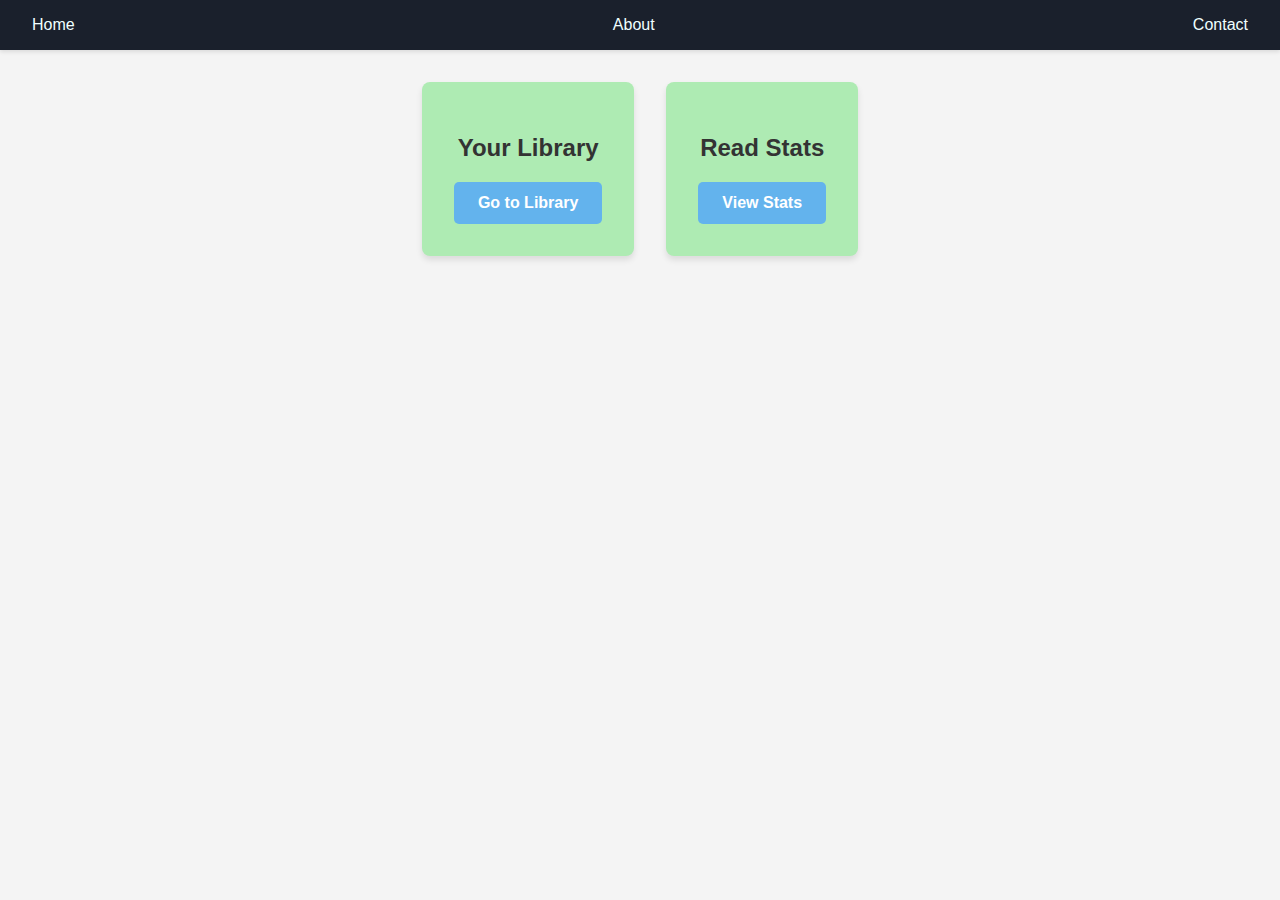
<file: bookTracker/index.html>
<!DOCTYPE html>
<html lang="en">
<head>
    <meta charset="UTF-8">
    <meta name="viewport" content="width=device-width, initial-scale=1.0">
    <title>Books & Stuff</title>
    <link rel="stylesheet" href="style.css">
</head>
<body>
    <div class="home-container">
        <nav class="navbar">
            <a class="nav-links" href="index.html">Home</a>
            <a class="nav-links" href="about.html">About</a>
            <a class="nav-links" href="contact.html">Contact</a>
        </nav>
        <section class="feature-cards">
        <div class="card">
            <h2>Your Library</h2>
            <a href="library.html" class="button">Go to Library</a>
        </div>

        <div class="card">
            <h2>Read Stats</h2>
            <a href="stats.html" class="button">View Stats</a>
        </div>
    </section>
    </div>
</body>
</html>
</file>
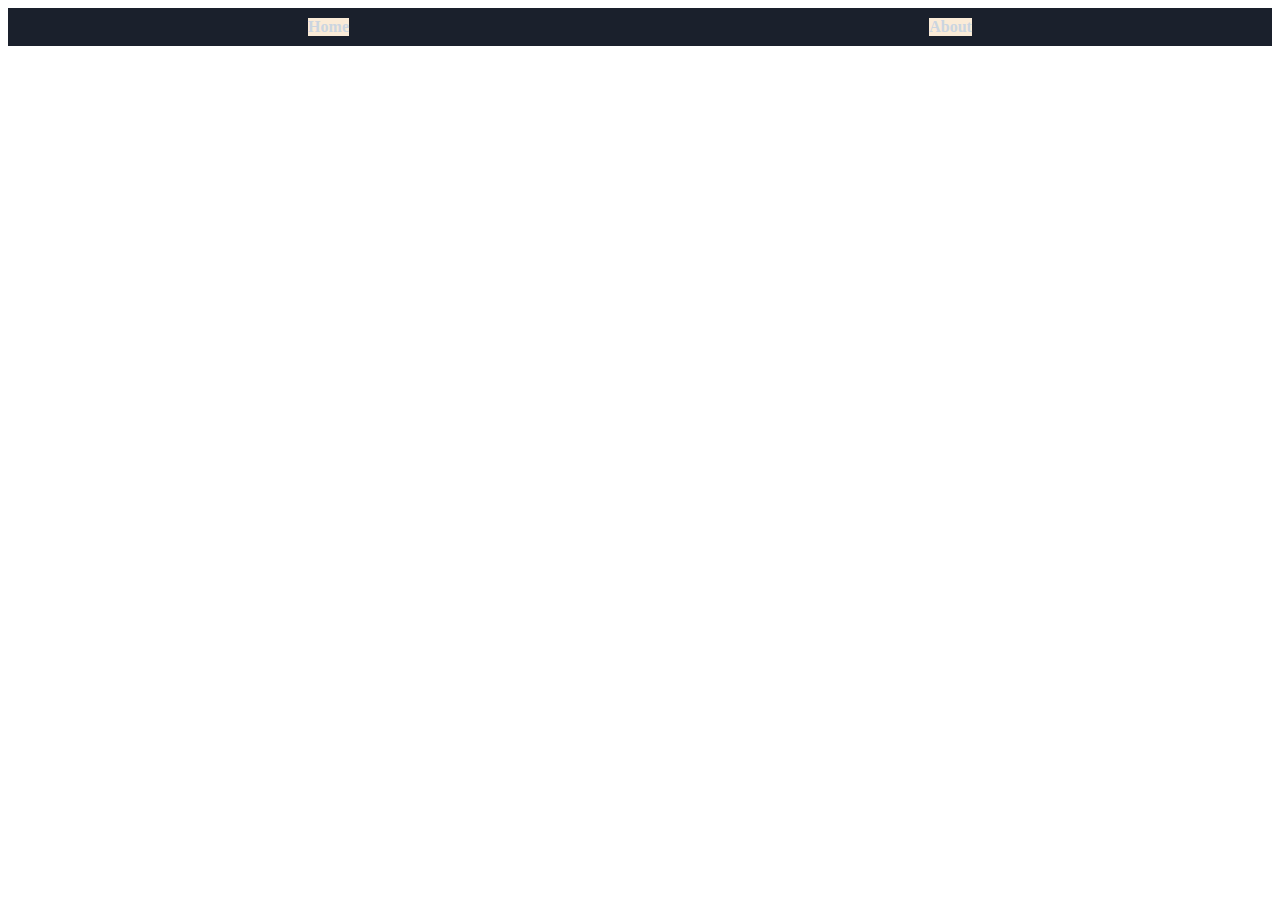
<file: reddit-client/index.html>
<!DOCTYPE html>
<html lang="en">
<head>
    <meta charset="UTF-8">
    <meta name="viewport" content="width=device-width, initial-scale=1.0">
    <title>Reddit Client</title>
    <link rel="stylesheet" href="style.css">
</head>
<body>
    <div class="container">
        <nav class="navbar">
            <a class="nav-links" href="index.html">Home</a>
            <a class="nav-links" href="about.html">About</a>
        </nav>
    </div>
</body>
</html>
</file>
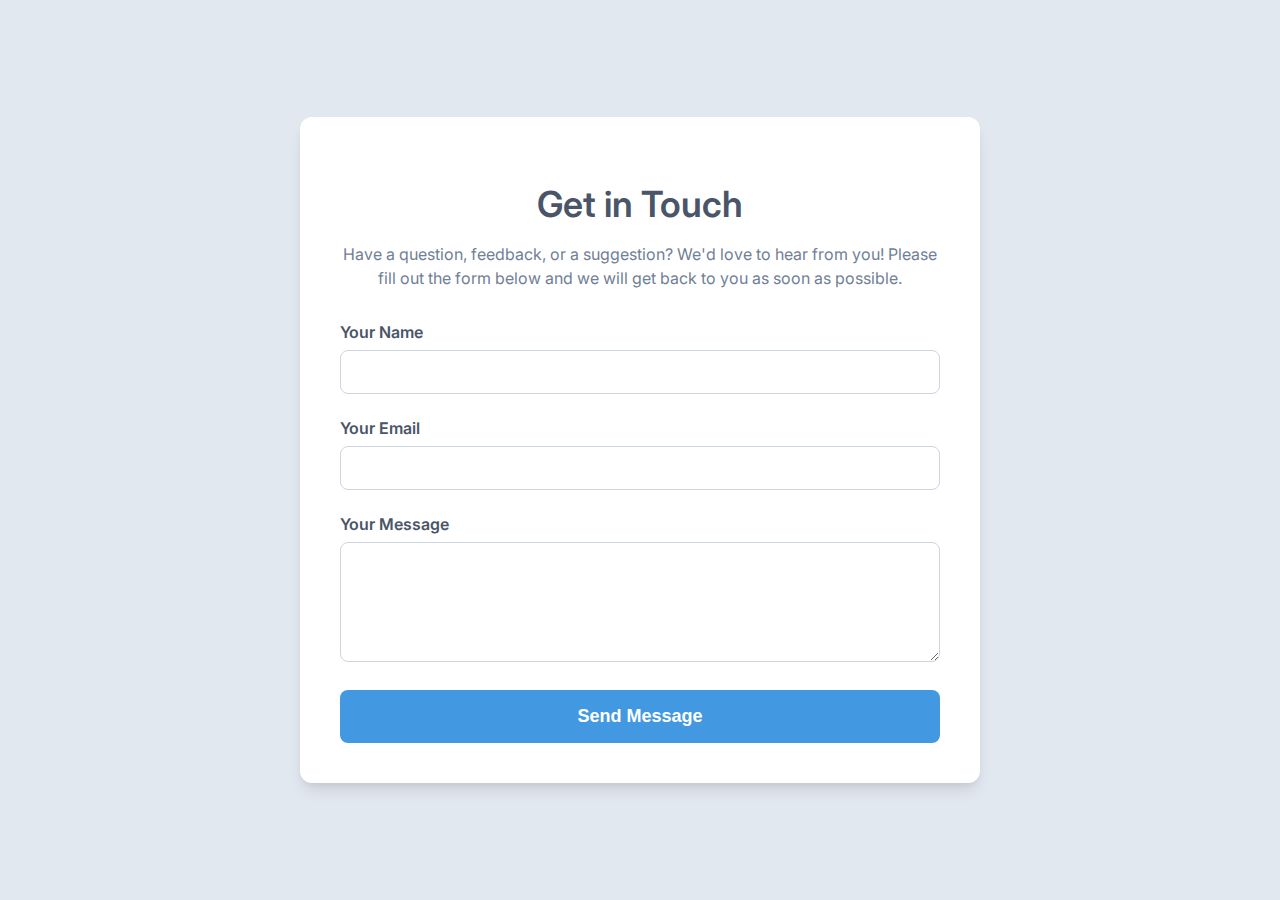
<file: bookTracker/contact.html>
<!DOCTYPE html>
<html lang="en">
<head>
    <meta charset="UTF-8">
    <meta name="viewport" content="width=device-width, initial-scale=1.0">
    <title>Contact Us</title>
    <style>
        @import url('https://fonts.googleapis.com/css2?family=Inter:wght@400;600&display=swap');

        body {
            font-family: 'Inter', sans-serif;
            background-color: #e2e8f0;
            margin: 0;
            padding: 0;
            color: #2d3748;
            display: flex;
            justify-content: center;
            align-items: center;
            min-height: 100vh;
        }
        
        .contact-container {
            max-width: 600px;
            width: 90%;
            background-color: #fff;
            padding: 2.5rem;
            border-radius: 12px;
            box-shadow: 0 10px 15px -3px rgba(0, 0, 0, 0.1), 0 4px 6px -2px rgba(0, 0, 0, 0.05);
            text-align: center;
        }

        h1 {
            font-size: 2.25rem;
            font-weight: 600;
            margin-bottom: 1rem;
            color: #4a5568;
        }

        .contact-content {
            font-size: 1rem;
            color: #718096;
            margin-bottom: 2rem;
            line-height: 1.5;
        }

        .form-element {
            margin-bottom: 1.5rem;
            text-align: left;
        }

        label {
            display: block;
            font-weight: 600;
            margin-bottom: 0.5rem;
            color: #4a5568;
        }

        input, textarea {
            width: 100%;
            padding: 0.75rem;
            border: 1px solid #cbd5e0;
            border-radius: 8px;
            box-sizing: border-box;
            font-size: 1rem;
            color: #2d3748;
            transition: border-color 0.2s ease, box-shadow 0.2s ease;
        }

        input:focus, textarea:focus {
            outline: none;
            border-color: #4299e1;
            box-shadow: 0 0 0 3px rgba(66, 153, 225, 0.5);
        }

        textarea {
            resize: vertical;
            min-height: 120px;
        }

        .submit-button {
            width: 100%;
            padding: 1rem;
            background-color: #4299e1;
            color: #fff;
            border: none;
            border-radius: 8px;
            font-size: 1.125rem;
            font-weight: 600;
            cursor: pointer;
            transition: background-color 0.2s ease, transform 0.2s ease;
        }

        .submit-button:hover {
            background-color: #2c5282;
            transform: translateY(-2px);
        }

    </style>
</head>
<body>
    <div class="contact-container">
        <h1>Get in Touch</h1>
        <p class="contact-content">
            Have a question, feedback, or a suggestion? We'd love to hear from you!
            Please fill out the form below and we will get back to you as soon as possible.
        </p>
        <form action="#" method="POST">
            <div class="form-element">
                <label for="name">Your Name</label>
                <input type="text" id="name" name="name" required>
            </div>
            <div class="form-element">
                <label for="email">Your Email</label>
                <input type="email" id="email" name="email" required>
            </div>
            <div class="form-element">
                <label for="message">Your Message</label>
                <textarea id="message" name="message" required></textarea>
            </div>
            <button type="submit" class="submit-button">Send Message</button>
        </form>
    </div>
</body>
</html>
</file>
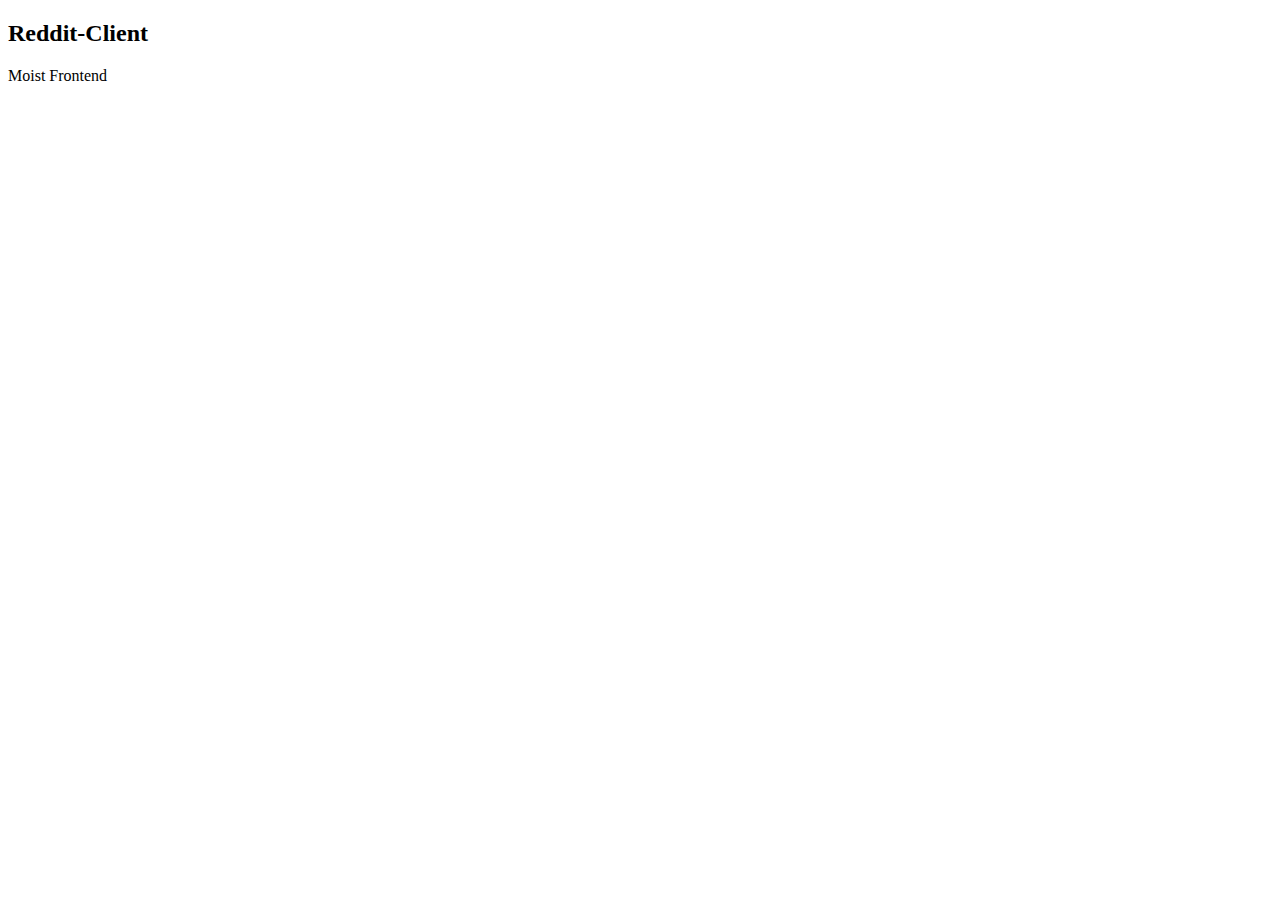
<file: reddit-client/about.html>
<!DOCTYPE html>
<html lang="en">
<head>
    <meta charset="UTF-8">
    <meta name="viewport" content="width=device-width, initial-scale=1.0">
    <title>About</title>
</head>
<body>
    <div class="abt-container">
        <h2 class="title">Reddit-Client</h2>
        <p class="content">
            Moist Frontend
        </p>
    </div>
</body>
</html>
</file>
<file: bookTracker/style.css>
body {
    margin: 0;
    font-family: Arial, sans-serif;
    background-color: #f4f4f4;
}

.navbar {
    display: flex;
    justify-content: space-between;
    align-items: center;
    background-color: #1a202c; 
    padding: 1rem 2rem;
    box-shadow: 0 2px 4px rgba(0, 0, 0, 0.1);
}

.navbar .logo a {
    text-decoration: none;
    color: #cbd5e0; 
    font-size: 1.5rem;
    font-weight: bold;
}


.nav-links {
    display: flex;
    color: azure;
    text-decoration: none;
    list-style: none;
    border-radius: 5px;
    gap: 3rem; 
}


.nav-links a {
    text-decoration: none;
    color: #cbd5e0;
    font-weight: bold;
    padding: 0.5rem 1rem;
    transition: color 0.3s ease; 
}

.navbar .nav-links:hover {
    background-color: #53db6a;
}

.feature-cards {
    display: flex;
    justify-content: center;
    align-items: center;
    padding: 2rem 0;
    gap: 2rem;
}

.card {
    background-color: #aeebb3;
    border-radius: 8px;
    box-shadow: 0 4px 6px rgba(0, 0, 0, 0.1);
    padding: 2rem;
    text-align: center;
    transition: transform 0.3s ease, box-shadow 0.3s ease;
}

.card:hover {
    transform: translateY(-5px);
    box-shadow: 0 6px 12px rgba(0, 0, 0, 0.15);
}

.card h2 {
    font-size: 1.5rem;
    color: #333;
}

.card .button {
    display: inline-block;
    padding: 0.75rem 1.5rem;
    background-color: #63b3ed;
    color: white;
    text-decoration: none;
    border-radius: 5px;
    font-weight: bold;
    transition: background-color 0.3s ease;
}

.card .button:hover {
    background-color: #2c5282;
}


@media screen and (max-width: 768px) {
    .navbar {
        flex-direction: column;
        align-items: flex-start;
    }

    .nav-links {
        display: none; 
        flex-direction: column;
        width: 100%;
        text-align: center;
        padding: 1rem 0;
    }

    /* JavaScript will toggle this class to show the links */
    .nav-links.active {
        display: flex;
    }
    .feature-cards {
        flex-direction: column;
        gap: 1rem;
    }           
}
</file>
<file: reddit-client/style.css>
.container{
    background-color: rgb(83, 188, 196);
}

.navbar{
    display: flex;
    justify-content: space-around;
    background-color: #1a202c;
    padding: 10px;
}

.nav-links{
    color: #cbd5e0;
    background-color: antiquewhite;
    text-decoration: none;
    font-weight: bold;
}

.nav-links a:hover {
    color: #88abc5;
}

@media (max-width: 768px) {
    .navbar {
        flex-direction: column;
        align-items: flex-start;
    }

    .nav-links {
        display: none; 
        flex-direction: column;
        width: 100%;
    }

    .nav-links.active {
        display: flex;
    }
}
</file>
